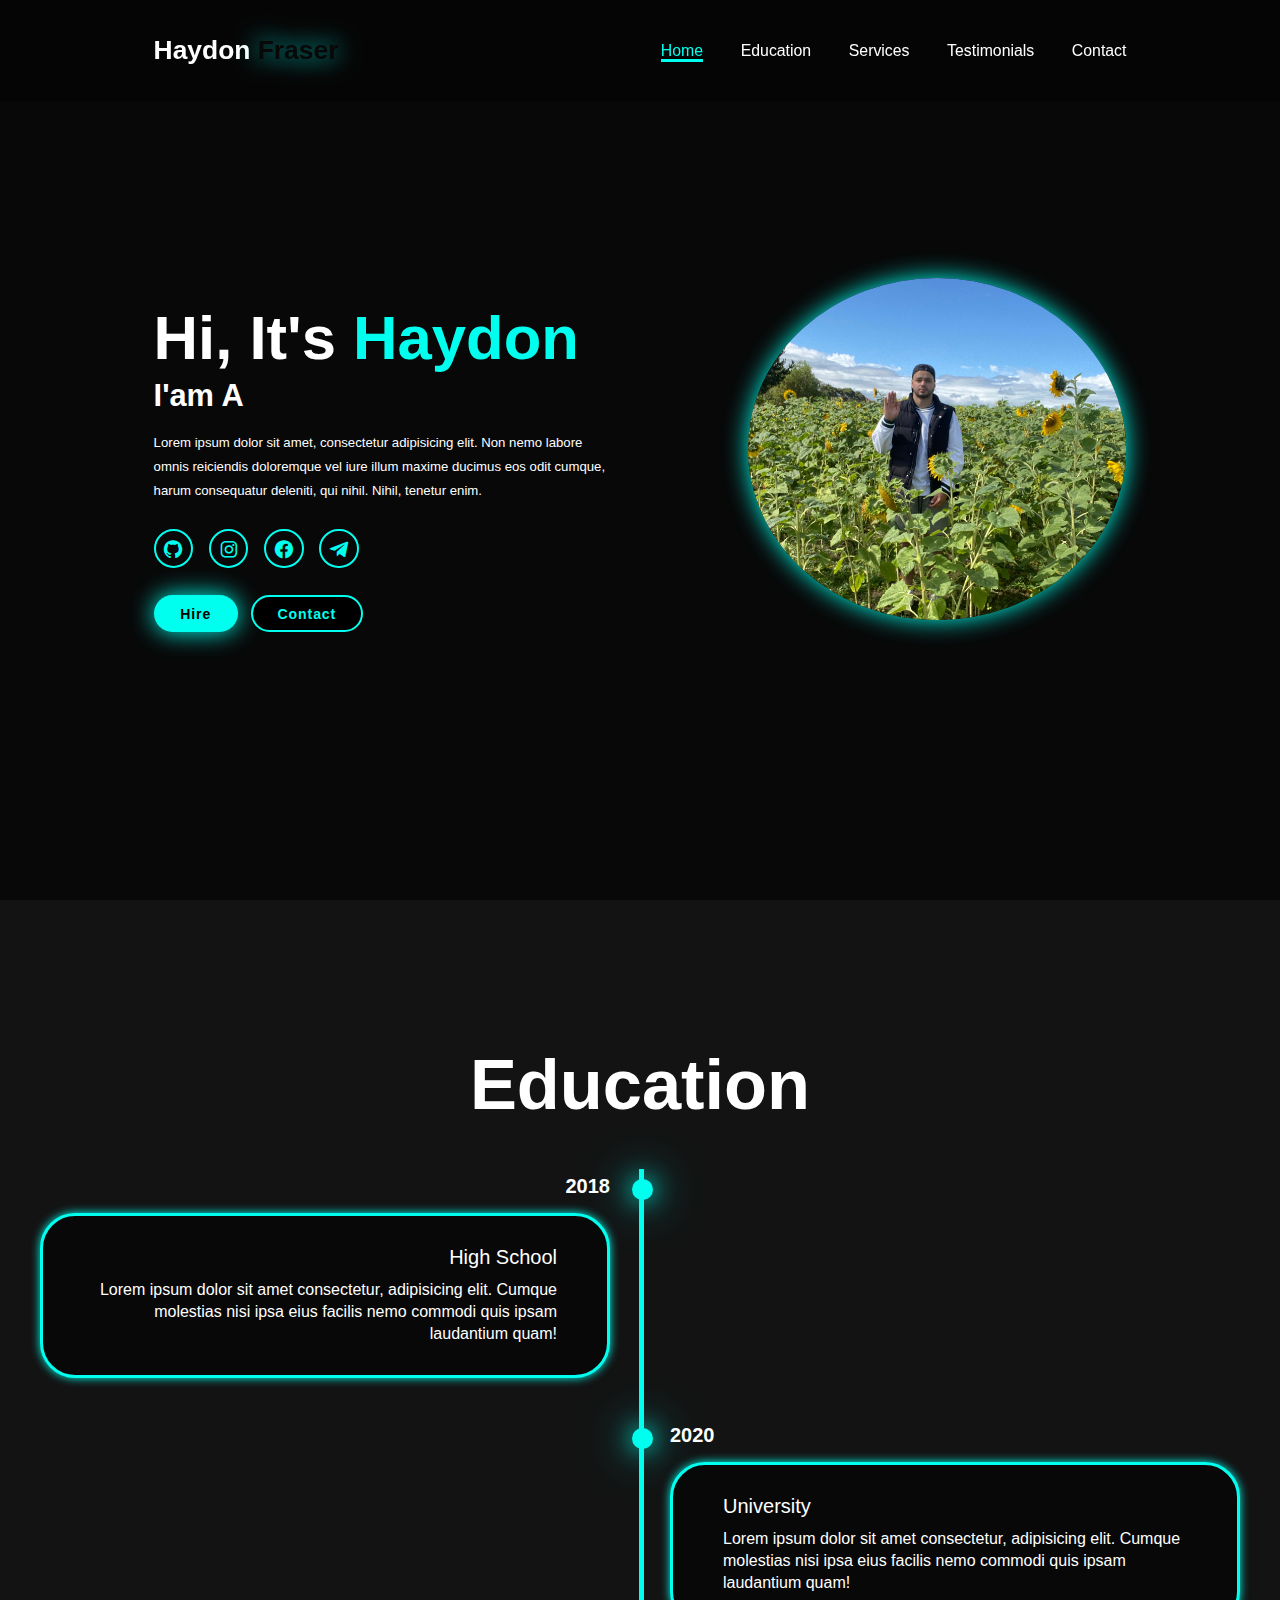
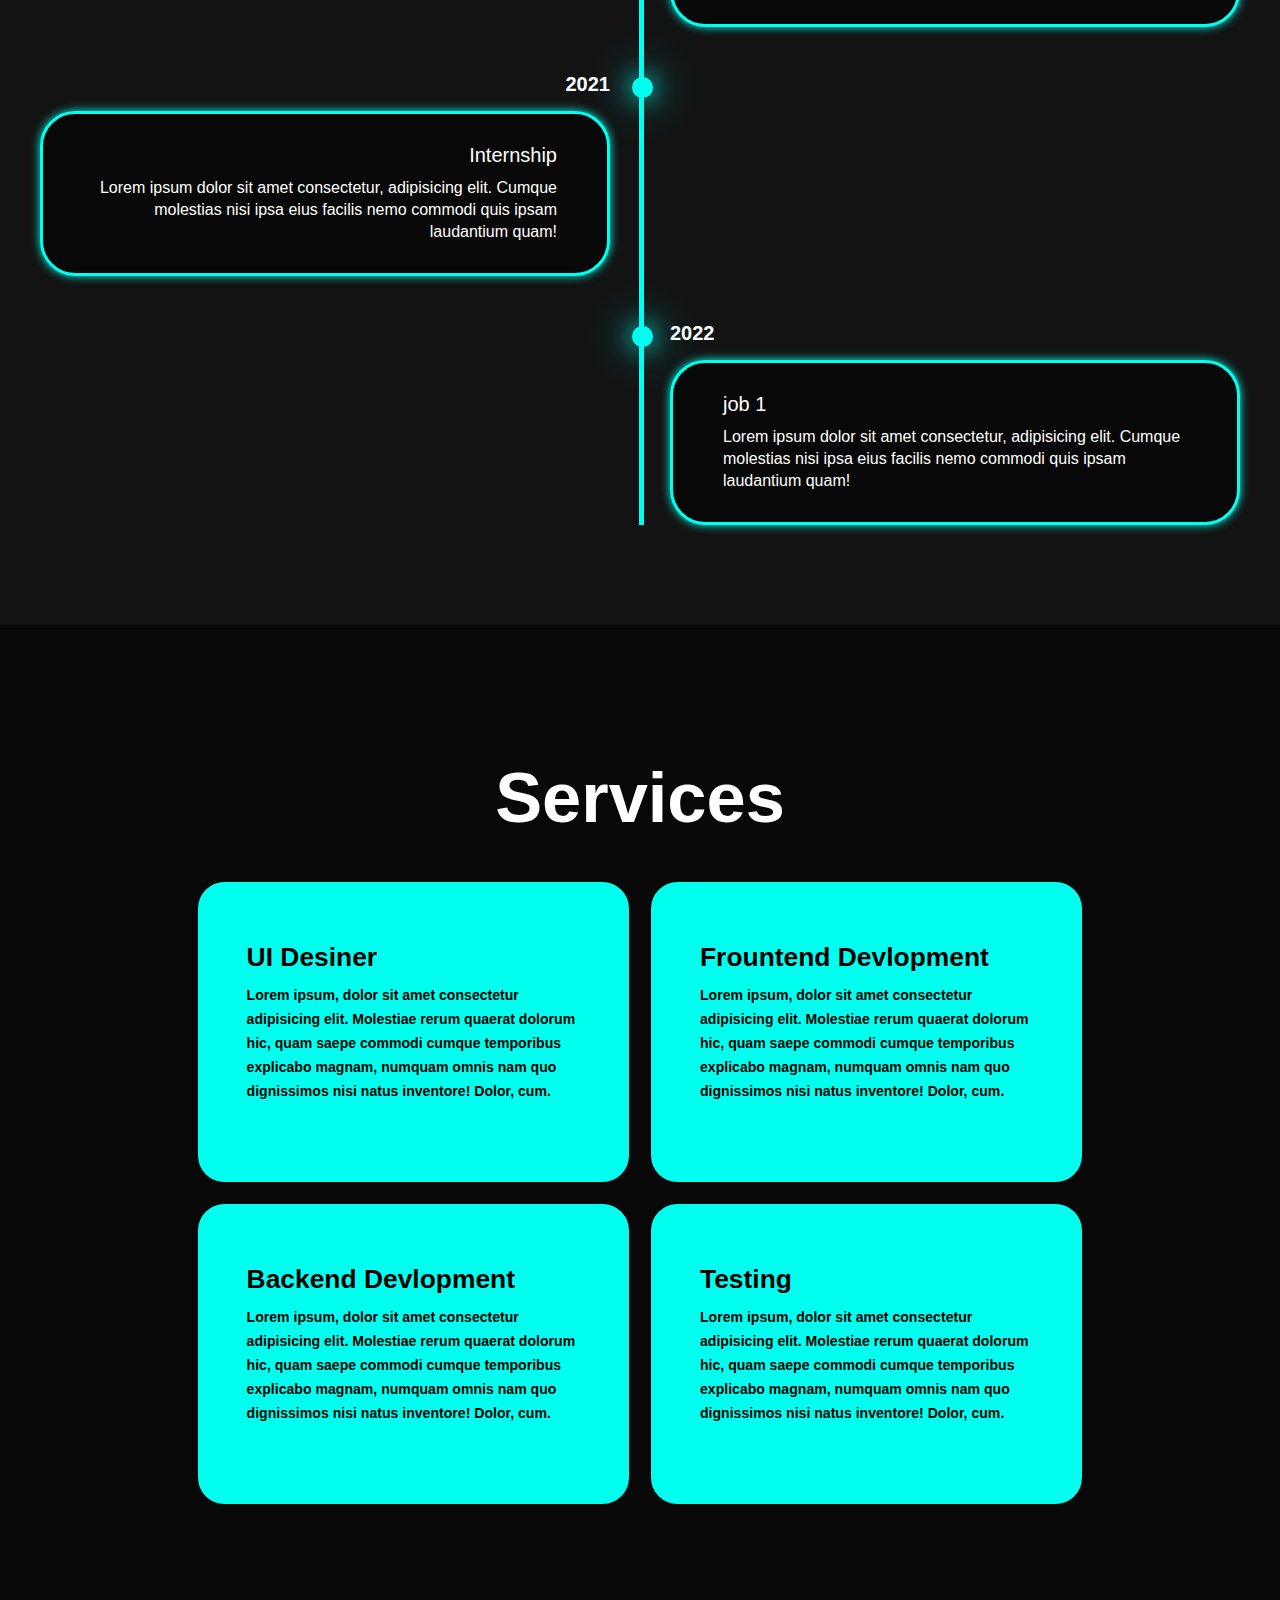
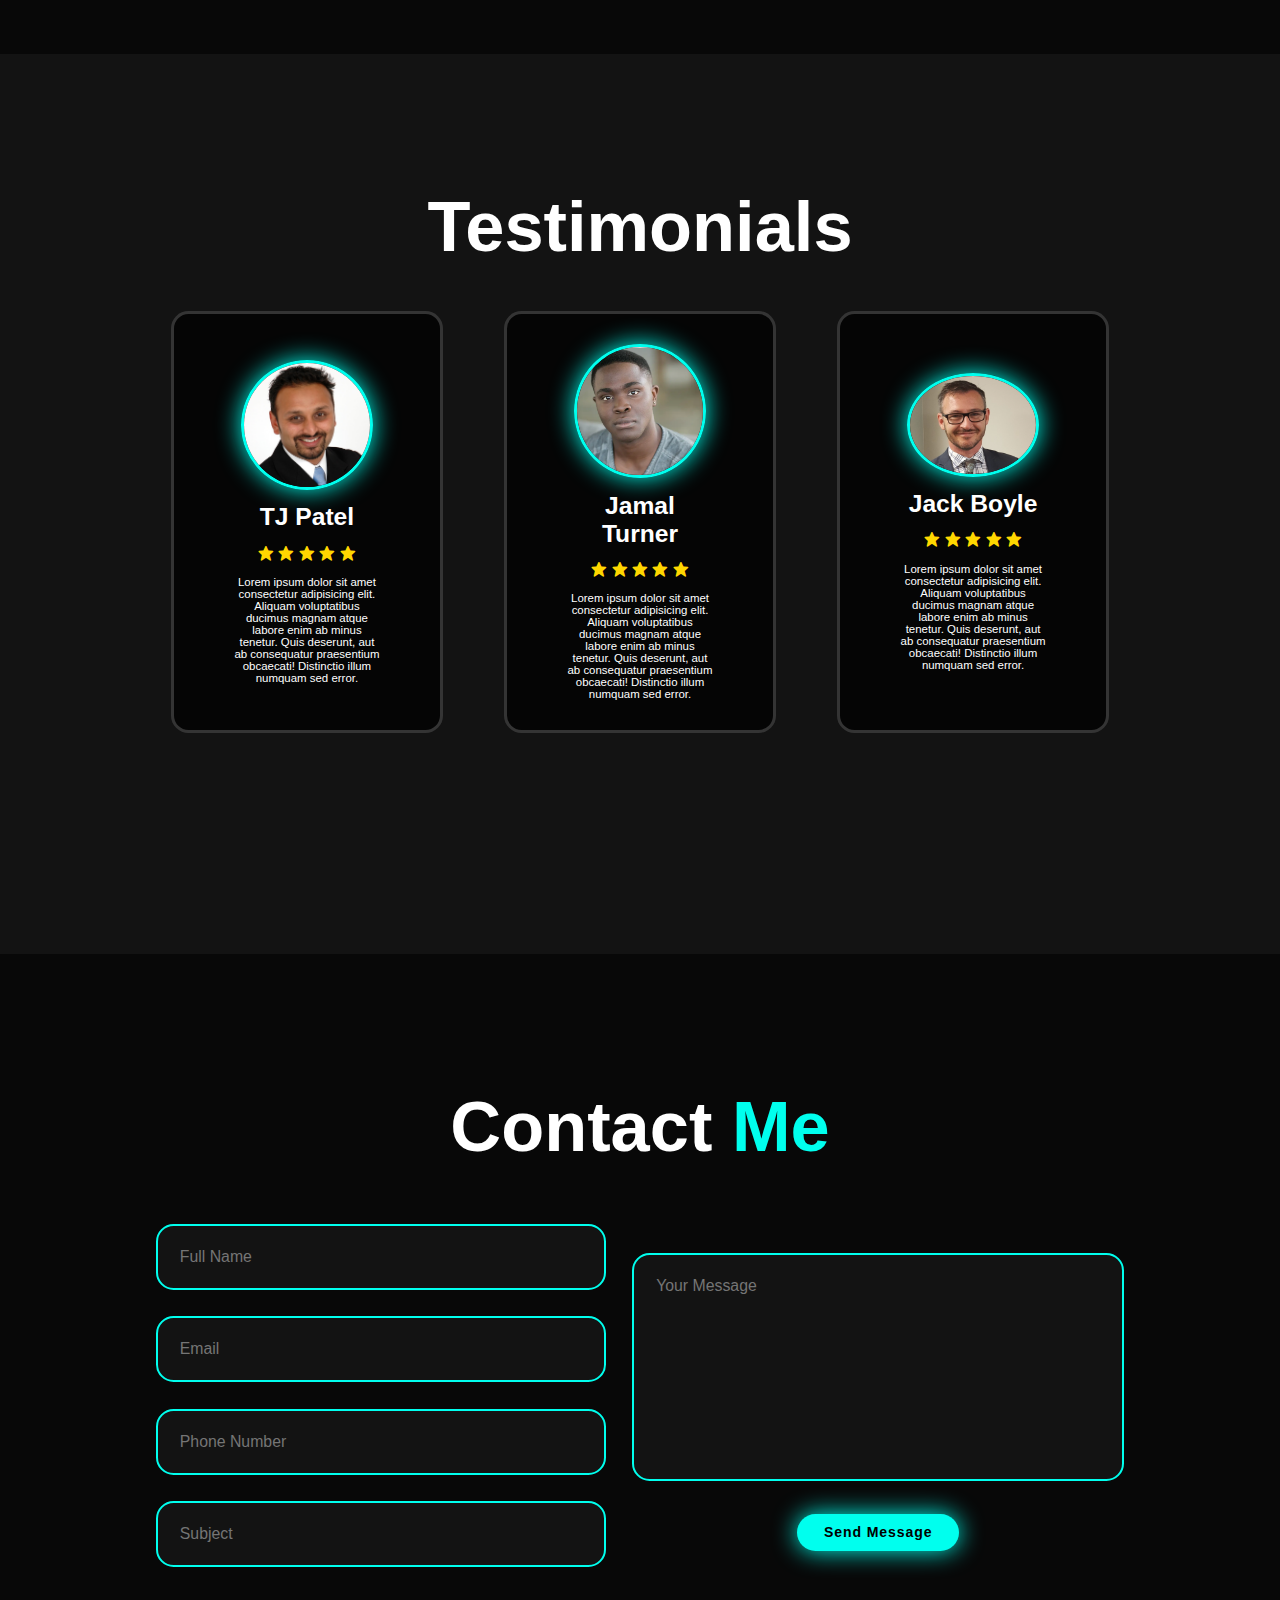
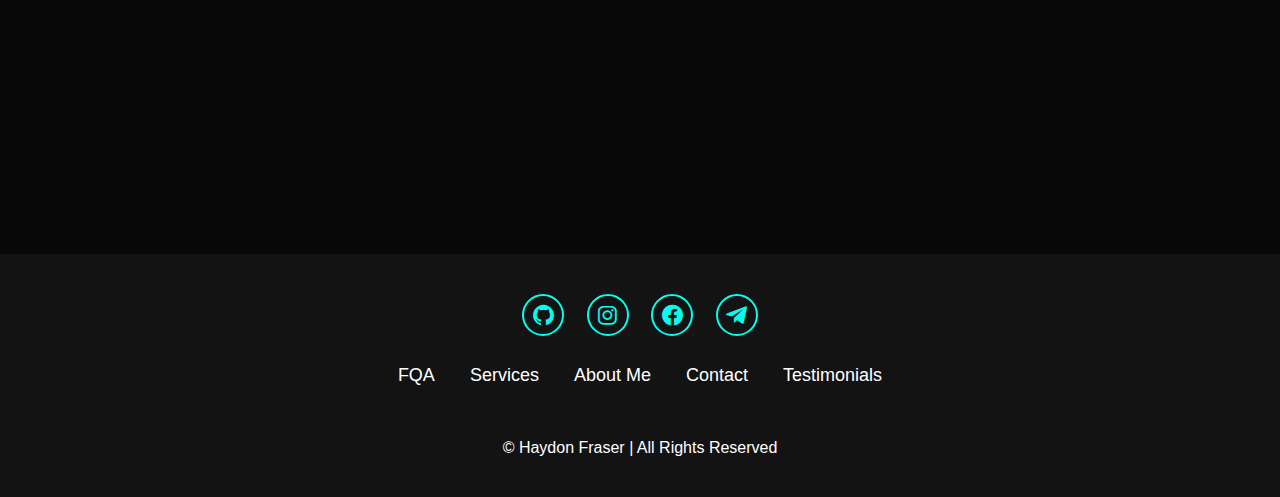
<file: portfolio/haydon.porfolo/haydon.html>
<!DOCTYPE html>
<html lang="en">
<head>
    <meta charset="UTF-8">
    <meta name="viewport" content="width=device-width, initial-scale=1.0">
    <title>Document</title>
    <link rel="stylesheet" href="haydon.css">
    <link href='https://unpkg.com/boxicons@2.1.4/css/boxicons.min.css' rel='stylesheet'>
</head>
<body>
    <header class="header">
        <a href="#home" class="logo">Haydon <span>Fraser</span></a>
    

    <i class='bx bx-menu' id="menu-icon"></i>


        <nav class="navbar">
            <a href="#home" class="active">Home</a>
            <a href="#education">Education</a>
            <a href="#services">Services</a>
            <a href="#testimonials">Testimonials</a>
            <a href="#contact">Contact</a>
        </nav>
    </header>

    <section class="home" id="home">
        <div class="home-content">
            <h1>Hi, It's <span>Haydon</span></h1>
            <h3 class="text-animation">I'am A <span></span></h3>
            <p>Lorem ipsum dolor sit amet, consectetur adipisicing elit. Non nemo labore omnis reiciendis doloremque
            vel iure illum maxime ducimus eos odit cumque, harum consequatur deleniti, qui nihil. Nihil, tenetur enim.</p>

            <div class="social-icons">
                <a href="#"><i class='bx bxl-github'></i></a>
                <a href="#"><i class='bx bxl-instagram'></i></a>
                <a href="#"><i class='bx bxl-facebook-circle'></i></a>
                <a href="#"><i class='bx bxl-telegram'></i></a>
            </div>
            <div class="btn-group">
                <a href="#" class="btn">Hire</a>
                <a href="#contact" class="btn">Contact</a>
            </div>
        </div>
            <div class="home-img">
                <img src="haydon.jpg" alt="">
            </div>
    </section>

    <section class="education" id="education">
        <h2 class="heading">Education</h2>

        <div class="timeline-items">

            <div class="timeline-item">
                <div class="timeline-dot"></div>
                    <div class="timeline-date">2018</div>
                    <div class="timeline-content">
                        <h3>High School</h3>
                        <p>Lorem ipsum dolor sit amet consectetur, adipisicing elit. Cumque molestias nisi ipsa eius facilis nemo commodi quis ipsam laudantium quam!</p>
                    </div>
                
            </div>

            <div class="timeline-item">
                <div class="timeline-dot"></div>
                    <div class="timeline-date">2020</div>
                    <div class="timeline-content">
                        <h3>University</h3>
                        <p>Lorem ipsum dolor sit amet consectetur, adipisicing elit. Cumque molestias nisi ipsa eius facilis nemo commodi quis ipsam laudantium quam!</p>
                    </div>
                
            </div>

            <div class="timeline-item">
                <div class="timeline-dot"></div>
                    <div class="timeline-date">2021</div>
                    <div class="timeline-content">
                        <h3>Internship</h3>
                        <p>Lorem ipsum dolor sit amet consectetur, adipisicing elit. Cumque molestias nisi ipsa eius facilis nemo commodi quis ipsam laudantium quam!</p>
                    </div>
                
            </div>
            <div class="timeline-item">
                <div class="timeline-dot"></div>
                    <div class="timeline-date">2022</div>
                    <div class="timeline-content">
                        <h3>job 1</h3>
                        <p>Lorem ipsum dolor sit amet consectetur, adipisicing elit. Cumque molestias nisi ipsa eius facilis nemo commodi quis ipsam laudantium quam!</p>
                    </div>
                
            </div>
        </div>
    </section>

    
    <section class="services" id="services">
        <h2 class="heading">Services</h2>


        <div class="services-container">
            <div class="service-box">
                <div class="service-info">
                    <h4>UI Desiner</h4>
                    <p>Lorem ipsum, dolor sit amet consectetur adipisicing elit. Molestiae rerum quaerat dolorum hic, quam saepe commodi cumque temporibus explicabo magnam, numquam omnis nam quo dignissimos nisi natus inventore! Dolor, cum.</p>
                </div>
            </div>

            <div class="service-box">
                <div class="service-info">
                    <h4>Frountend Devlopment</h4>
                    <p>Lorem ipsum, dolor sit amet consectetur adipisicing elit. Molestiae rerum quaerat dolorum hic, quam saepe commodi cumque temporibus explicabo magnam, numquam omnis nam quo dignissimos nisi natus inventore! Dolor, cum.</p>
                </div>
            </div>

            <div class="service-box">
                <div class="service-info">
                    <h4>Backend Devlopment</h4>
                    <p>Lorem ipsum, dolor sit amet consectetur adipisicing elit. Molestiae rerum quaerat dolorum hic, quam saepe commodi cumque temporibus explicabo magnam, numquam omnis nam quo dignissimos nisi natus inventore! Dolor, cum.</p>
                </div>
            </div>

            <div class="service-box">
                <div class="service-info">
                    <h4>Testing</h4>
                    <p>Lorem ipsum, dolor sit amet consectetur adipisicing elit. Molestiae rerum quaerat dolorum hic, quam saepe commodi cumque temporibus explicabo magnam, numquam omnis nam quo dignissimos nisi natus inventore! Dolor, cum.</p>
                </div>
            </div>

        </div>
    </section>
    
    <section class="testimoials" id="testimonials">
        <div class="testimonials-box">
            <h2 class="heading">Testimonials</h2>

            <div class="wrapper">

                <div class="testimonials-item">
                    <img src="tj%20real.jpg" alt="">
                    <h2>TJ Patel</h2>
                    <div class="rating">
                        <i class='bx bxs-star' id="star"></i>
                        <i class='bx bxs-star' id="star"></i>
                        <i class='bx bxs-star' id="star"></i>
                        <i class='bx bxs-star' id="star"></i>
                        <i class='bx bxs-star' id="star"></i>
                    </div>
                    <p>Lorem ipsum dolor sit amet consectetur adipisicing elit. Aliquam voluptatibus ducimus magnam atque labore enim ab minus tenetur. Quis deserunt, aut ab consequatur praesentium obcaecati! Distinctio illum numquam sed error.</p>
                </div> 

                <div class="testimonials-item">
                    <img src="testy-black-guy.png" alt="">
                    <h2>Jamal Turner</h2>
                    <div class="rating">
                        <i class='bx bxs-star' id="star"></i>
                        <i class='bx bxs-star' id="star"></i>
                        <i class='bx bxs-star' id="star"></i>
                        <i class='bx bxs-star' id="star"></i>
                        <i class='bx bxs-star' id="star"></i>
                    </div>
                    <p>Lorem ipsum dolor sit amet consectetur adipisicing elit. Aliquam voluptatibus ducimus magnam atque labore enim ab minus tenetur. Quis deserunt, aut ab consequatur praesentium obcaecati! Distinctio illum numquam sed error.</p>
                </div> 

                <div class="testimonials-item">
                    <img src="testy-dad.png" alt="">
                    <h2>Jack Boyle</h2>
                    <div class="rating">
                        <i class='bx bxs-star' id="star"></i>
                        <i class='bx bxs-star' id="star"></i>
                        <i class='bx bxs-star' id="star"></i>
                        <i class='bx bxs-star' id="star"></i>
                        <i class='bx bxs-star' id="star"></i>
                    </div>
                    <p>Lorem ipsum dolor sit amet consectetur adipisicing elit. Aliquam voluptatibus ducimus magnam atque labore enim ab minus tenetur. Quis deserunt, aut ab consequatur praesentium obcaecati! Distinctio illum numquam sed error.</p>
                </div> 

            </div>
        </div>
    </section>

    <section class="contact" id="contact">
        <h2 class="heading">Contact <span>Me</span></h2>

        <form action="">
            <div class="input-group">
                <div class="input-box">
                    <input type="text" placeholder="Full Name">
                    <input type="email" placeholder="Email">
                </div>
                <div class="input-box">
                    <input type="number" placeholder="Phone Number">
                    <input type="text" placeholder="Subject">
                </div>
            </div>

            <div class="input-group-2">
                <textarea name="" id="" cols="30" rows="10" placeholder="Your Message"></textarea>
                <input type="submit" value="Send Message" class="btn">
            </div>
        </form>
    </section>

    <footer class="footer">
        <div class="social">
            <a href="#"><i class='bx bxl-github'></i></a>
                <a href="#"><i class='bx bxl-instagram'></i></a>
                <a href="#"><i class='bx bxl-facebook-circle'></i></a>
                <a href="#"><i class='bx bxl-telegram'></i></a>
        </div>

        <ul class="list">
            <li>
                <a href="#">FQA</a>
            </li>

            <li>
                <a href="#">Services</a>
            </li>

            <li>
                <a href="#">About Me</a>
            </li>

            <li>
                <a href="#">Contact</a>
            </li>

            <li>
                <a href="#">Testimonials</a>
            </li>
        </ul>
        <p class="copyright">
            © Haydon Fraser | All Rights Reserved
        </p>
    </footer>


    <script src="haydon.js"></script>
</body>
</html>
</file>
<file: portfolio/haydon.porfolo/haydon.css>
* {
    margin: 0;
    padding: 0;
    box-sizing: border-box;
    text-decoration: none;
    border: none;
    outline: none;
    scroll-behavior: smooth;
    font-family: Helvetica, sans-serif;
}

:root {
    --bg-color: #080808;
    --second-bg-color: #131313;
    --text-color: white;
    --main-color: #00ffee;
}

html {
    font-size: 60%;
    overflow: auto; /* Changed from hidden to auto */
}

body {
    background-color: var(--bg-color);
    color: var(--text-color);
}

header {
    position: fixed;
    top: 0;
    left: 0;
    width: 100%;
    padding: 4rem 12%;
    background: rgba(0, 0, 0, 0.3);
    backdrop-filter: blur(10px);
    display: flex;
    justify-content: space-between;
    align-items: center;
    z-index: 5;
}

.logo {
    font-size: 3rem;
    color: var(--text-color);
    font-weight: 800;
    cursor: pointer;
    transition: 0.3s ease;
}

.logo:hover {
    transform: scale(1.1);
}

.logo span {
    text-shadow: 0 0 25px var(--main-color);
}

.navbar a {
    font-size: 1.8rem;
    color: var(--text-color);
    margin-left: 4rem;
    font-weight: 500;
    transition: 0.3s ease;
    border-bottom: 3px solid transparent;
}

.navbar a:hover,
.navbar a.active {
    color: var(--main-color);
    border-bottom: 3px solid var(--main-color);
}

#menu-icon {
    font-size: 3.6rem;
    color: var(--main-color);
    display: none;
}

section {
    min-height: 100vh;
    padding: 10rem 12%;
}

.home {
    display: flex;
    justify-content: center;
    align-items: center;
    gap: 15rem;
}

.home-content {
    display: flex;
    flex-direction: column;
    align-items: baseline;
    text-align: left;
    justify-content: center;
    margin-top: 3rem;
}

span {
    color: var(--main-color);
}

.logo span {
    color: var(--bg-color);
}

.home-content h3 {
    margin-bottom: 2rem;
    margin-top: 1rem;
    font-size: 3.5rem;
}

.home-content h1 {
    font-size: 7rem;
    font-weight: 700;
    margin-top: 1.5rem;
    line-height: 1;
}

.home-img {
    border-radius: 50%;
}

.home-img img {
    top: 3rem;
    width: 42vh;
    border-radius: 50%;
    box-shadow: 0 0 25px var(--main-color);
    cursor: pointer;
    transition: 0.4s ease-in-out;
}

.home-img img:hover {
    box-shadow: 0 0 25px var(--main-color),
                0 0 50px var(--main-color),
                0 0 100px var(--main-color);
}

.home-content p {
    font-size: 1.5rem;
    font-weight: 500;
    line-height: 1.8;
    max-width: 1000px;
}

.social-icons a {
    display: inline-flex;
    justify-content: center;
    align-items: center;
    width: 4.5rem;
    height: 4.5rem;
    background: transparent;
    border: 2px solid var(--main-color);
    font-size: 2.5rem;
    border-radius: 50%;
    color: var(--main-color);
    margin: 3rem 1.5rem 3rem 0;
    transition: 0.3s ease-in-out;
}

.social-icons a:hover {
    color: var(--text-color);
    transform: scale(1.3) translateY(-5px);
    box-shadow: 0 0 25px var(--main-color);
    background-color: var(--main-color);
}

.btn {
    display: inline-block;
    padding: 1rem 2.8rem;
    background: var(--main-color);
    box-shadow: 0 0 25px var(--main-color);
    border-radius: 4rem;
    font-size: 1.6rem;
    color: black;
    border: 2px solid transparent;
    letter-spacing: 0.1rem;
    font-weight: 600;
    transition: 0.3s ease-in-out;
    cursor: pointer;
}

.btn:hover {
    transform: scale(1.05);
    box-shadow: 0 0 50px var(--main-color);
}

.btn-group {
    display: flex;
    align-items: center;
    gap: 1.5rem;
}

.btn-group a:nth-of-type(2) {
    background-color: black;
    color: var(--main-color);
    border: 2px solid var(--main-color);
    box-shadow: 0 0 25px transparent;
}

.btn-group a:nth-of-type(2):hover {
    box-shadow: 0 0 25px var(--main-color);
    background-color: var(--main-color);
    color: black;
}

.text-animation {
    font-size: 34px;
    font-weight: 600;
    min-width: 280px;
}

.text-animation span {
    position: relative;
}

.text-animation span::before {
    content: "Web Developer";
    color: var(--main-color);
    animation: words 20s infinite;
}

.text-animation span::after {
    content: "";
    background-color: var(--bg-color);
    position: absolute;
    width: calc(100% + 8px);
    height: 100%;
    border-left: 3px solid var(--bg-color);
    right: -8px;
    animation: cursor 0.6s infinite, typing 20s steps(14) infinite;
}

@keyframes cursor {
    to {
        border-left: 2px solid var(--main-color);
    }
}

@keyframes words {
    0%, 20% {
        content: "Frontend Designer";
    }
    21%, 40% {
        content: "Web Designer";
    }
    41%, 60% {
        content: "UI / UX Designer";
    }
    61%, 80% {
        content: "Web Developer";
    }
    81%, 100% {
        content: "Software Engineer";
    }
}

@keyframes typing {
    10%, 15%, 30%, 35%, 50%, 55%, 70%, 75%, 90%, 95% {
        width: 0;
    }
    5%, 20%, 25%, 40%, 45%, 60%, 65%, 80%, 85% {
        width: calc(100% + 8px);
    }
}

.heading {
    font-size: 8rem;
    text-align: center;
    margin: 5rem 0;
}

.education {
    padding: 100px 15px;
    background: var(--second-bg-color);
}

.education h2 {
    margin-bottom: 5rem;
}

.timeline-items {
    max-width: 1200px;
    margin: auto;
    display: flex;
    flex-wrap: wrap;
    position: relative;
}

.timeline-items::before {
    content: "";
    position: absolute;
    width: 5px;
    height: 100%;
    background-color: var(--main-color);
    left: calc(50% - 1px);
}

.timeline-item {
    margin-bottom: 40px;
    width: 100%;
    position: relative;
}

.timeline-item:last-child {
    margin-bottom: 0;
}

.timeline-item:nth-child(odd) {
    padding-right: calc(50% + 30px);
    text-align: right;
}

.timeline-item:nth-child(even) {
    padding-left: calc(50% + 30px);
}

.timeline-dot {
    height: 21px;
    width: 21px;
    background-color: var(--main-color);
    box-shadow: 0 0 25px var(--main-color),
                0 0 50px var(--main-color);
    position: absolute;
    left: calc(50% - 8px);
    border-radius: 50%;
    top: 10px;
}

.timeline-date {
    font-size: 20px;
    font-weight: 800;
    color: white;
    margin: 6px 0 15px;
}

.timeline-content {
    background-color: var(--bg-color);
    border: 3px solid var(--main-color);
    padding: 30px 50px;
    border-radius: 4rem;
    box-shadow: 0 0 10px var(--main-color);
    cursor: pointer;
    transition: 0.3s ease-in-out;
}

.timeline-content:hover {
    transform: scale(1.05);
    box-shadow: 0 0 25px var(--main-color);
}

.timeline-content h3 {
    font-size: 20px;
    color: white;
    margin: 0 0 10px;
    font-weight: 500;
}

.timeline-content p {
    color: white;
    font-size: 16px;
    font-weight: 300;
    line-height: 22px;
}

::-webkit-scrollbar {
    width: 15px;
}

::-webkit-scrollbar-thumb {
    background-color: var(--main-color);
}

::-webkit-scrollbar-track {
    background-color: var(--bg-color);
    width: 50px;
}

.services{
    background: var(--bg-color);
    color: black;
}
.services h2{
    margin-bottom: 5rem;
    color: white;
}
.services-container{
    display: grid;
    grid-template-columns: repeat(2,1fr);
    align-items: center;
    gap: 2.5rem;
}
.service-box{
    background-color: var(--main-color);
    height: 300px;
    border-radius: 3rem;
    border: 5px solid transparent;
    cursor: pointer;
    transition: 0.4s ease-in-out;
}
.service-box:hover{
    background: white;
    color: black;
    border: 5px solid var(--main-color);
    transform: scale(1.03);
}
.service-box .service-info{
    display: flex;
    flex-direction: column;
    text-align: left;
    max-height: 200px;
    justify-content: left;
    align-items: baseline;
    padding: 5rem 5rem ;
}
.service-info h4{
    font-size: 3rem;
    font-weight: 800;
    line-height: 2;
}
.service-info p{
    font-size: 1.6rem;
    font-weight: 600;
    max-height: 100px;
    line-height: 1.7;
    margin: auto;
}
.testimoials{
    background: var(--second-bg-color);
}
.testimonials-box{
    background-size: cover;
    display: flex;
    align-items: center;
    justify-content: center;
    flex-direction: column;
}
.testimonials .heading{
    margin-bottom: 5rem;   
}
.testimonials-box img{
    width: 15rem;
    border-radius: 50%;
    border: 3px solid var(--main-color);
    box-shadow: 0 0 25px var(--main-color);
}
.wrapper{
    display: grid;
    grid-template-columns: repeat(3,1fr);
    gap: 3rem;
}
.testimonials-item{
    max-height: 550px;
    max-width: 450px;
    background: rgba(0, 0, 0, 0.7);
    border: 3px solid rgba(238, 238, 238, 0.2);
    border-radius: 2rem;
    margin: 0 2rem;
    padding: 30px 60px;
    cursor: pointer;
    display: flex;
    flex-direction: column;
    align-items: center;
    justify-content: center;
    text-align: center;
    gap: 1.5rem;
    color: white;
    transition: 0.4s ease-in-out;
}
.testimonials-item:hover{
    border: 3px solid var(--main-color);
    transform: translateY(-10px) scale(1.03);
    box-shadow: 0 0 50px var(--main-color);
}
.testimonials-item h2{
    font-size: 2.8rem;
}
.testimonials-item p{
    font-size: 1.3rem;
}
#star{
    color: gold;
    font-size: 2rem;
}
.contact{
    background-color: var(--bg-color);
}
.contact h2{
    margin-bottom: 3rem;
    color: white;
}
.contact form{
    display: flex;
    justify-content: center;
    align-items: center;
    gap: 3rem;
    margin: 5rem auto;
    text-align: center;
}
.contact form .input-box{
    display: flex;
    justify-content: center;
    flex-wrap: wrap;
}
.contact form .input-box input,
.contact form textarea{
    width: 100%;
    padding: 2.5rem;
    font-size: 1.8rem;
    color: var(--text-color);
    background: var(--second-bg-color);
    border-radius: 2rem;
    border: 2px solid var(--main-color);
    margin: 1.5rem 0;
    resize: none;
}
.contact form .btn{
    margin-top: 2rem;
}
.footer{
    position: relative;
    bottom: 0;
    width: 100%;
    padding: 40px 0;
    background-color: var(--second-bg-color);
}
.footer .social{
    text-align: center;
    padding-bottom: 25px;
    color: var(--main-color);
}
.footer .social a{
    font-size: 25px;
    color: var(--main-color);
    border: 2px solid var(--main-color);
    width: 42px;
    height: 42px;
    line-height: 42px;
    display: inline-block;
    text-align: center;
    border-radius: 50%;
    margin: 0 10px;
    transition: 0.3s ease-in-out;
}
.footer .social a:hover{
    transform: scale(1.2)translateY(-10px);
    background-color: var(--main-color);
    color: black; 
    box-shadow: 0 0 25px var(--main-color);
}
.footer ul{
    margin-top: 0;
    padding: 0;
    font-size: 18px;
    line-height: 1.6;
    margin-bottom: 0;
    text-align: center;
}
.footer ul li a{
    color: white;
    border-bottom: 3px solid transparent;
    transition: 0.3s ease-in-out;
}
.footer ul li a:hover{
    border-bottom: 3px solid var(--main-color);
}
.footer ul li{
    display: inline-block;
    padding: 0 15px;
}
.footer .copyright{
    margin-top: 50px;
    text-align: center;
    font-size: 16px;
    color: white;
}

@media(max-width:1285px){
    html{
        font-size: 55%;
    }
    .services-container{
        padding-bottom: 7rem;
        grid-template-columns: repeat(2,1fr);
        margin: 0 5rem;
    }
}
@media(max-width:991px){
    header{
        padding: 2rem 3%;
    }
    section{
        padding: 10rem 3% 2rem;
    }
    .timeline-items::before{
        left: 7px;
    }
    .timeline-item:nth-child(odd){
        padding-right: 0;
        text-align: left;
    }
    .timeline-item:nth-child(odd),
    .timeline-item:nth-child(even){
        padding-left: 37px;
    }
    .timeline-dot{
        left: 0;
    }
    .services{
        padding-bottom: 7rem;
    }
    .testimoials .wrapper{
        grid-template-columns: repeat(1,1fr);
    }
    .contact form{
        flex-direction: column;
    }
    .footer{
        padding: 2rem 3%;
    }
}
@media(max-width:895px){
    #menu-icon{
        display: block;
    }
    .navbar{
        position: absolute;
        top: 100%;
        right: 0;
        width: 50%;
        padding: 1rem 3%;
        background: rgba(0, 0, 0, 0.8);
        backdrop-filter: blur(20px);
        border-bottom-left-radius: 2rem;
        border-left: 2px solid var(--main-color);
        border-bottom: 2px solid var(--main-color);
        display: none;
    }
    .navbar .active{
        display: block;
    }
    .navbar a{
        display: block;
        font-size: 2rem;
        margin: 3rem 0;
        color: white;
    }
    .home{
        flex-direction: column-reverse;
        margin: 5rem 4rem;
    }
    .home-content h3{
        font-size: 2.6rem;
    }
    .home-content h1{
        font-size: 8rem;
        margin-top: 3rem;
    }
    .home-content p{
        max-width: 600px;
        margin: 0 auto;
    }
    .home-img img{
        width: 56vh;
    }
    .services h2{
        margin-bottom: 3rem;
    }
    .services-container{
        grid-template-columns: repeat(1,1fr);
    }
}
</file>
